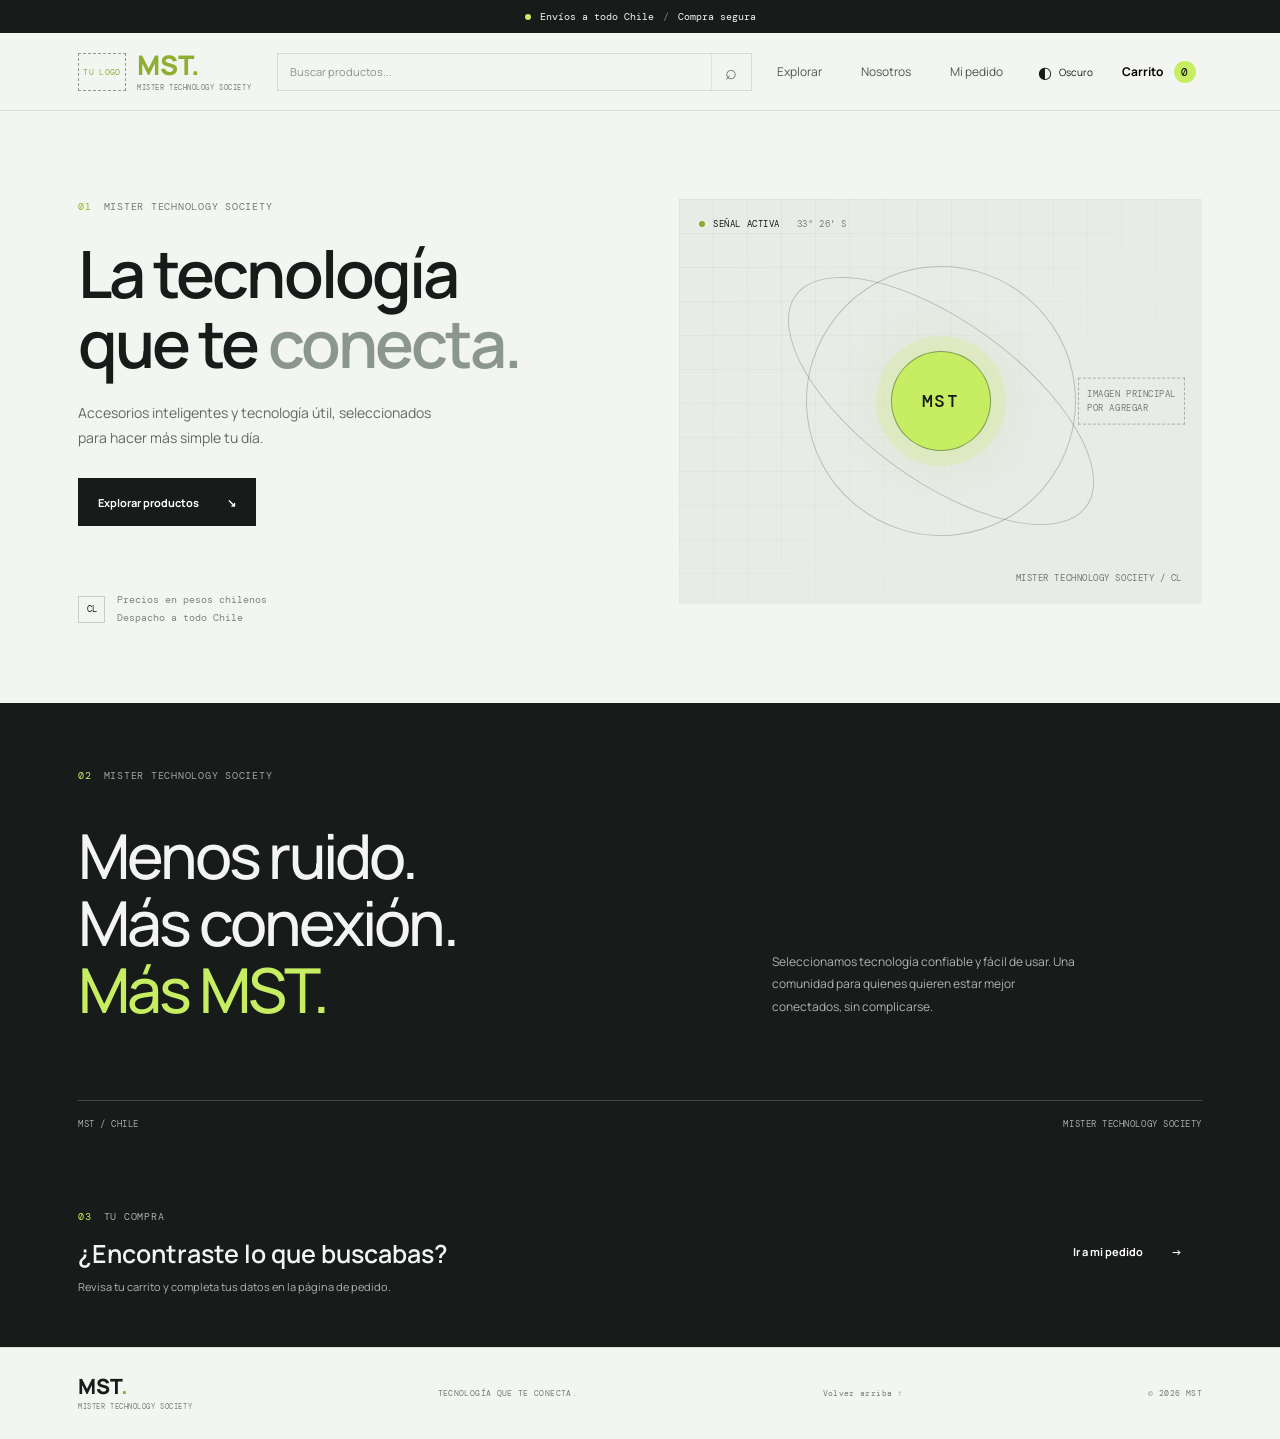
<file: index.html>
<!doctype html>
<html lang="es">
<head>
  <meta charset="utf-8">
  <meta name="viewport" content="width=device-width, initial-scale=1">
  <meta name="theme-color" content="#f3f5f1">
  <meta name="description" content="MST — Mister Technology Society. Tecnología útil, productos seleccionados y precios en pesos chilenos.">
  <title>MST — Mister Technology Society</title>
  <link rel="preconnect" href="https://fonts.googleapis.com">
  <link rel="preconnect" href="https://fonts.gstatic.com" crossorigin>
  <link href="https://fonts.googleapis.com/css2?family=DM+Mono:wght@400;500&family=Manrope:wght@400;500;600;700;800&display=swap" rel="stylesheet">
  <link rel="stylesheet" href="styles.css">
  <link rel="stylesheet" href="catalog.css">
  <link rel="stylesheet" href="details.css">
  <link rel="stylesheet" href="brand.css">
  <link rel="stylesheet" href="profile.css">
  <link rel="stylesheet" href="pages.css">
  <link rel="stylesheet" href="search.css">
  <link rel="stylesheet" href="checkout.css">
  <link rel="stylesheet" href="theme.css">
  <script src="app.js" defer></script>
</head>
<body>
  <div class="announcement"><span class="status-dot"></span> Envíos a todo Chile <span class="announce-divider">/</span> Compra segura</div>
  <header class="site-header">
    <a class="wordmark brand-lockup" href="index.html#inicio" aria-label="MST, Mister Technology Society, ir al inicio"><span class="logo-placeholder" aria-hidden="true">TU LOGO</span><span class="brand-type">MST<span>.</span><small>MISTER TECHNOLOGY SOCIETY</small></span></a>
    <form class="site-search" id="site-search" role="search" autocomplete="off"><label class="visually-hidden" for="site-search-input">Buscar productos MST</label><input id="site-search-input" type="search" placeholder="Buscar productos..." aria-label="Buscar productos MST" aria-controls="search-suggestions" aria-expanded="false"><button type="submit" aria-label="Buscar">⌕</button><div class="search-suggestions" id="search-suggestions" role="listbox" hidden></div></form>
    <nav class="main-nav" aria-label="Navegación principal"><a href="productos.html">Explorar</a><a href="index.html#nosotros">Nosotros</a><a href="pago.html">Mi pedido</a></nav>
    <div class="header-actions"><button class="theme-toggle" id="theme-toggle" type="button" aria-label="Activar tema oscuro" aria-pressed="false"><span class="theme-icon" aria-hidden="true">◐</span><span id="theme-label">Oscuro</span></button><button class="cart-trigger" id="open-cart" type="button" aria-label="Abrir carrito"><span>Carrito</span><span class="cart-count" id="cart-count">0</span></button></div>
  </header>
  <main>
    <section class="hero" id="inicio">
      <div class="hero-copy">
        <p class="eyebrow"><span>01</span> MISTER TECHNOLOGY SOCIETY</p>
        <h1>La tecnología<br>que te <span>conecta.</span></h1>
        <p class="hero-description">Accesorios inteligentes y tecnología útil, seleccionados para hacer más simple tu día.</p>
        <a class="button button-dark" href="productos.html">Explorar productos <span aria-hidden="true">↘</span></a>
        <div class="hero-meta"><span class="meta-mark">CL</span><span>Precios en pesos chilenos<br>Despacho a todo Chile</span></div>
      </div>
      <div class="hero-visual" aria-label="Espacio reservado para imagen principal">
        <div class="visual-grid"></div><div class="visual-orbit orbit-one"></div><div class="visual-orbit orbit-two"></div>
        <div class="visual-core"><span>MST</span></div>
        <div class="visual-label"><span class="status-dot"></span> SEÑAL ACTIVA <span class="label-coordinate">33° 26' S</span></div>
        <span class="image-note">IMAGEN PRINCIPAL<br>POR AGREGAR</span><span class="visual-index">MISTER TECHNOLOGY SOCIETY / CL</span>
      </div>
    </section>
    <section class="about-band" id="nosotros">
      <div class="about-inner"><p class="eyebrow"><span>02</span> MISTER TECHNOLOGY SOCIETY</p><div class="about-content"><h2>Menos ruido.<br>Más conexión.<br><span>Más MST.</span></h2><p>Seleccionamos tecnología confiable y fácil de usar. Una comunidad para quienes quieren estar mejor conectados, sin complicarse.</p></div><div class="about-foot"><span>MST / CHILE</span><span>MISTER TECHNOLOGY SOCIETY</span></div></div>
    </section>
    <section class="order-prompt">
      <div class="order-prompt-inner"><div><p class="eyebrow"><span>03</span> TU COMPRA</p><h2>¿Encontraste lo que buscabas?</h2><p>Revisa tu carrito y completa tus datos en la página de pedido.</p></div><a class="button button-dark" href="pago.html">Ir a mi pedido <span aria-hidden="true">→</span></a></div>
    </section>
  </main>
  <footer class="site-footer"><a class="wordmark footer-brand" href="#inicio">MST<span>.</span><small>MISTER TECHNOLOGY SOCIETY</small></a><span>TECNOLOGÍA QUE TE CONECTA.</span><a href="#inicio">Volver arriba ↑</a><span>© 2026 MST</span></footer>
  <div class="cart-overlay" id="cart-overlay" hidden></div>
  <aside class="cart-drawer" id="cart-drawer" aria-labelledby="cart-title" aria-hidden="true">
    <div class="drawer-header"><div><p class="eyebrow">TU SELECCIÓN / MST</p><h2 id="cart-title">Carrito <span id="drawer-count">(0)</span></h2></div><button class="icon-button" id="close-cart" type="button" aria-label="Cerrar carrito">×</button></div>
    <div class="cart-items" id="cart-items"></div><div class="cart-empty" id="cart-empty"><span class="empty-symbol">↗</span><p>Tu carrito está vacío.</p><a href="productos.html" id="browse-products">Descubrir productos</a></div>
    <div class="drawer-footer" id="drawer-footer" hidden><div class="shipping-progress" id="shipping-progress" hidden><p id="shipping-progress-message"></p><div class="shipping-progress-bar" id="shipping-progress-bar" role="progressbar" aria-label="Progreso para obtener envío gratis" aria-valuemin="0" aria-valuemax="60000" aria-valuenow="0"><span id="shipping-progress-fill"></span></div></div><div class="cart-totals"><div class="subtotal-row"><span>Subtotal neto</span><strong id="cart-subtotal">$0</strong></div><div class="tax-row"><span>IVA (19%)</span><strong id="cart-iva">$0</strong></div><div class="final-total-row"><span>Total con IVA</span><strong id="cart-total">$0</strong></div></div><p id="cart-shipping-note"></p><a class="button button-dark checkout-link" href="pago.html" id="checkout-link">Ir a pagar <span aria-hidden="true">→</span></a></div>
  </aside>
</body>
</html>
</file>
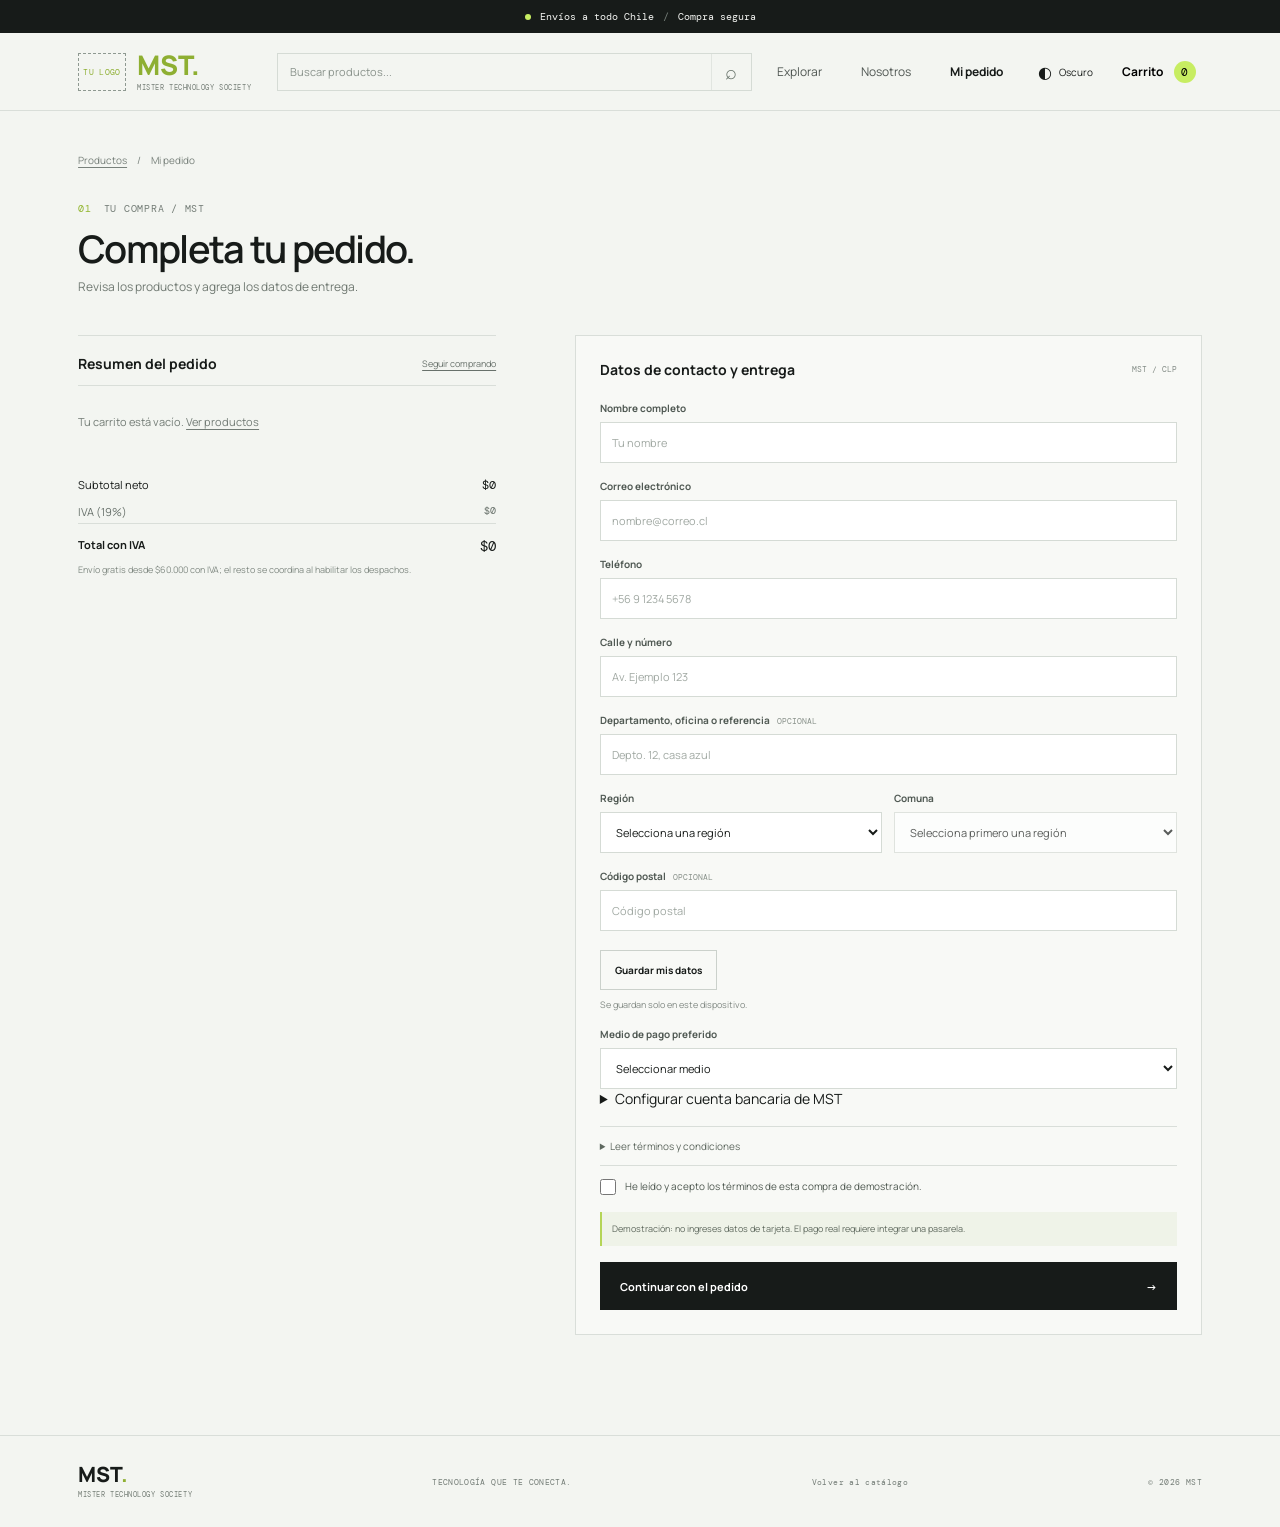
<file: pago.html>
<!doctype html>
<html lang="es">
<head>
  <meta charset="utf-8">
  <meta name="viewport" content="width=device-width, initial-scale=1">
  <meta name="theme-color" content="#f3f5f1">
  <meta name="description" content="Revisa tu pedido y agrega tus datos de entrega en MST.">
  <title>Mi pedido | MST — Mister Technology Society</title>
  <link rel="preconnect" href="https://fonts.googleapis.com">
  <link rel="preconnect" href="https://fonts.gstatic.com" crossorigin>
  <link href="https://fonts.googleapis.com/css2?family=DM+Mono:wght@400;500&family=Manrope:wght@400;500;600;700;800&display=swap" rel="stylesheet">
  <link rel="stylesheet" href="styles.css">
  <link rel="stylesheet" href="catalog.css">
  <link rel="stylesheet" href="details.css">
  <link rel="stylesheet" href="brand.css">
  <link rel="stylesheet" href="profile.css">
  <link rel="stylesheet" href="pages.css">
  <link rel="stylesheet" href="search.css">
  <link rel="stylesheet" href="checkout.css">
  <link rel="stylesheet" href="theme.css">
  <script src="regions.js" defer></script>
  <script src="app.js" defer></script>
</head>
<body>
  <div class="announcement"><span class="status-dot"></span> Envíos a todo Chile <span class="announce-divider">/</span> Compra segura</div>
  <header class="site-header">
    <a class="wordmark brand-lockup" href="index.html#inicio" aria-label="MST, Mister Technology Society, ir al inicio"><span class="logo-placeholder" aria-hidden="true">TU LOGO</span><span class="brand-type">MST<span>.</span><small>MISTER TECHNOLOGY SOCIETY</small></span></a>
    <form class="site-search" id="site-search" role="search" autocomplete="off"><label class="visually-hidden" for="site-search-input">Buscar productos MST</label><input id="site-search-input" type="search" placeholder="Buscar productos..." aria-label="Buscar productos MST" aria-controls="search-suggestions" aria-expanded="false"><button type="submit" aria-label="Buscar">⌕</button><div class="search-suggestions" id="search-suggestions" role="listbox" hidden></div></form>
    <nav class="main-nav" aria-label="Navegación principal"><a href="productos.html">Explorar</a><a href="index.html#nosotros">Nosotros</a><a href="pago.html" aria-current="page">Mi pedido</a></nav>
    <div class="header-actions"><button class="theme-toggle" id="theme-toggle" type="button" aria-label="Activar tema oscuro" aria-pressed="false"><span class="theme-icon" aria-hidden="true">◐</span><span id="theme-label">Oscuro</span></button><button class="cart-trigger" id="open-cart" type="button" aria-label="Abrir carrito"><span>Carrito</span><span class="cart-count" id="cart-count">0</span></button></div>
  </header>
  <main class="order-page section-wrap">
    <nav class="breadcrumbs" aria-label="Ruta de navegación"><a href="productos.html">Productos</a><span>/</span><span>Mi pedido</span></nav>
    <div class="order-page-heading"><p class="eyebrow"><span>01</span> TU COMPRA / MST</p><h1>Completa tu pedido.</h1><p>Revisa los productos y agrega los datos de entrega.</p></div>
    <div class="order-page-grid">
      <section class="order-summary" aria-labelledby="order-summary-title">
        <div class="order-summary-heading"><h2 id="order-summary-title">Resumen del pedido</h2><a href="productos.html">Seguir comprando</a></div>
        <div class="checkout-items" id="checkout-items"></div>
        <p class="checkout-empty" id="checkout-empty" hidden>Tu carrito está vacío. <a href="productos.html">Ver productos</a></p>
        <div class="order-total"><span>Subtotal neto</span><strong id="checkout-subtotal">$0</strong></div>
        <div class="order-tax-row"><span>IVA (19%)</span><strong id="checkout-iva">$0</strong></div>
        <div class="order-total order-grand-total"><span>Total con IVA</span><strong id="checkout-total">$0</strong></div>
        <p class="order-shipping" id="checkout-shipping">Envío gratis desde $60.000 con IVA; el resto se coordina al habilitar los despachos.</p>
      </section>
      <form class="checkout-form" id="checkout-form">
        <div class="form-title"><h2>Datos de contacto y entrega</h2><span>MST / CLP</span></div>
        <label for="customer-name">Nombre completo</label><input id="customer-name" name="name" autocomplete="name" data-profile-field required placeholder="Tu nombre">
        <label for="customer-email">Correo electrónico</label><input id="customer-email" name="email" type="email" autocomplete="email" data-profile-field required placeholder="nombre@correo.cl">
        <label for="customer-phone">Teléfono</label><input id="customer-phone" name="phone" type="tel" autocomplete="tel" data-profile-field required placeholder="+56 9 1234 5678">
        <label for="customer-address">Calle y número</label><input id="customer-address" name="address" autocomplete="street-address" data-profile-field required placeholder="Av. Ejemplo 123">
        <label for="customer-address-extra">Departamento, oficina o referencia <span class="optional-label">OPCIONAL</span></label><input id="customer-address-extra" name="addressExtra" autocomplete="address-line2" data-profile-field placeholder="Depto. 12, casa azul">
        <div class="address-fields"><div><label for="customer-region">Región</label><select id="customer-region" name="region" autocomplete="address-level1" data-profile-field required><option value="">Selecciona una región</option></select></div><div><label for="customer-city">Comuna</label><select id="customer-city" name="city" autocomplete="address-level2" data-profile-field required disabled><option value="">Selecciona primero una región</option></select></div></div>
        <label for="customer-postal">Código postal <span class="optional-label">OPCIONAL</span></label><input id="customer-postal" name="postalCode" autocomplete="postal-code" data-profile-field placeholder="Código postal">
        <div class="profile-actions"><button class="button button-outline" id="save-profile" type="button">Guardar mis datos</button><button class="clear-profile" id="clear-profile" type="button" hidden>Eliminar datos guardados</button></div>
        <p class="profile-feedback" id="profile-feedback" role="status" aria-live="polite"></p><p class="profile-storage-note">Se guardan solo en este dispositivo.</p>
        <label for="payment-method">Medio de pago preferido</label><select id="payment-method" name="payment" required><option value="">Seleccionar medio</option><option value="tarjeta">Tarjeta de crédito o débito</option><option value="transferencia">Transferencia bancaria</option><option value="webpay">Webpay</option></select>
        <p class="bank-transfer-note" id="bank-transfer-note" role="status" hidden>La transferencia no está habilitada todavía. Para recibir y confirmar pagos se necesita integrar una pasarela y un backend seguro.</p>
        <details class="bank-config-placeholder"><summary>Configurar cuenta bancaria de MST</summary><p>Este espacio es una referencia para la integración. Los datos bancarios no deben guardarse en esta página pública ni en el navegador.</p><fieldset disabled><legend>Cuenta de abono</legend><label for="bank-name">Banco</label><input id="bank-name" placeholder="Pendiente de integración"><label for="bank-holder">Titular</label><input id="bank-holder" placeholder="Pendiente de integración"><label for="bank-type">Tipo de cuenta</label><input id="bank-type" placeholder="Pendiente de integración"><label for="bank-number">Número de cuenta</label><input id="bank-number" placeholder="Pendiente de integración"></fieldset><p class="bank-config-footnote">Campos deshabilitados hasta conectar un backend seguro y definir el proveedor de pagos.</p></details>
        <details class="terms-details" id="terms-details"><summary>Leer términos y condiciones</summary><div class="terms-copy"><p>Esta tienda es una demostración. Enviar el pedido no realiza un cobro ni confirma una compra real.</p><p>Los precios del catálogo son netos; el carrito suma el IVA del 19%. El envío gratis se aplica desde $60.000 del total con IVA.</p><p>Los datos de entrega solo se guardan en este dispositivo si eliges guardarlos.</p></div></details>
        <div class="terms-consent"><input id="terms-consent" name="termsAccepted" type="checkbox" required><label for="terms-consent">He leído y acepto los términos de esta compra de demostración.</label></div>
        <p class="demo-notice">Demostración: no ingreses datos de tarjeta. El pago real requiere integrar una pasarela.</p>
        <button class="button button-dark submit-order" type="submit">Continuar con el pedido <span aria-hidden="true">→</span></button><p class="form-feedback" id="form-feedback" role="status" aria-live="polite"></p>
      </form>
    </div>
  </main>
  <footer class="site-footer"><a class="wordmark footer-brand" href="index.html#inicio">MST<span>.</span><small>MISTER TECHNOLOGY SOCIETY</small></a><span>TECNOLOGÍA QUE TE CONECTA.</span><a href="productos.html">Volver al catálogo</a><span>© 2026 MST</span></footer>
  <div class="cart-overlay" id="cart-overlay" hidden></div>
  <aside class="cart-drawer" id="cart-drawer" aria-labelledby="cart-title" aria-hidden="true">
    <div class="drawer-header"><div><p class="eyebrow">TU SELECCIÓN / MST</p><h2 id="cart-title">Carrito <span id="drawer-count">(0)</span></h2></div><button class="icon-button" id="close-cart" type="button" aria-label="Cerrar carrito">×</button></div>
    <div class="cart-items" id="cart-items"></div><div class="cart-empty" id="cart-empty"><span class="empty-symbol">↗</span><p>Tu carrito está vacío.</p><a href="productos.html" id="browse-products">Descubrir productos</a></div>
    <div class="drawer-footer" id="drawer-footer" hidden><div class="shipping-progress" id="shipping-progress" hidden><p id="shipping-progress-message"></p><div class="shipping-progress-bar" id="shipping-progress-bar" role="progressbar" aria-label="Progreso para obtener envío gratis" aria-valuemin="0" aria-valuemax="60000" aria-valuenow="0"><span id="shipping-progress-fill"></span></div></div><div class="cart-totals"><div class="subtotal-row"><span>Subtotal neto</span><strong id="cart-subtotal">$0</strong></div><div class="tax-row"><span>IVA (19%)</span><strong id="cart-iva">$0</strong></div><div class="final-total-row"><span>Total con IVA</span><strong id="cart-total">$0</strong></div></div><p id="cart-shipping-note"></p><a class="button button-dark checkout-link" href="pago.html" id="checkout-link">Ir a pagar <span aria-hidden="true">→</span></a></div>
  </aside>
</body>
</html>
</file>
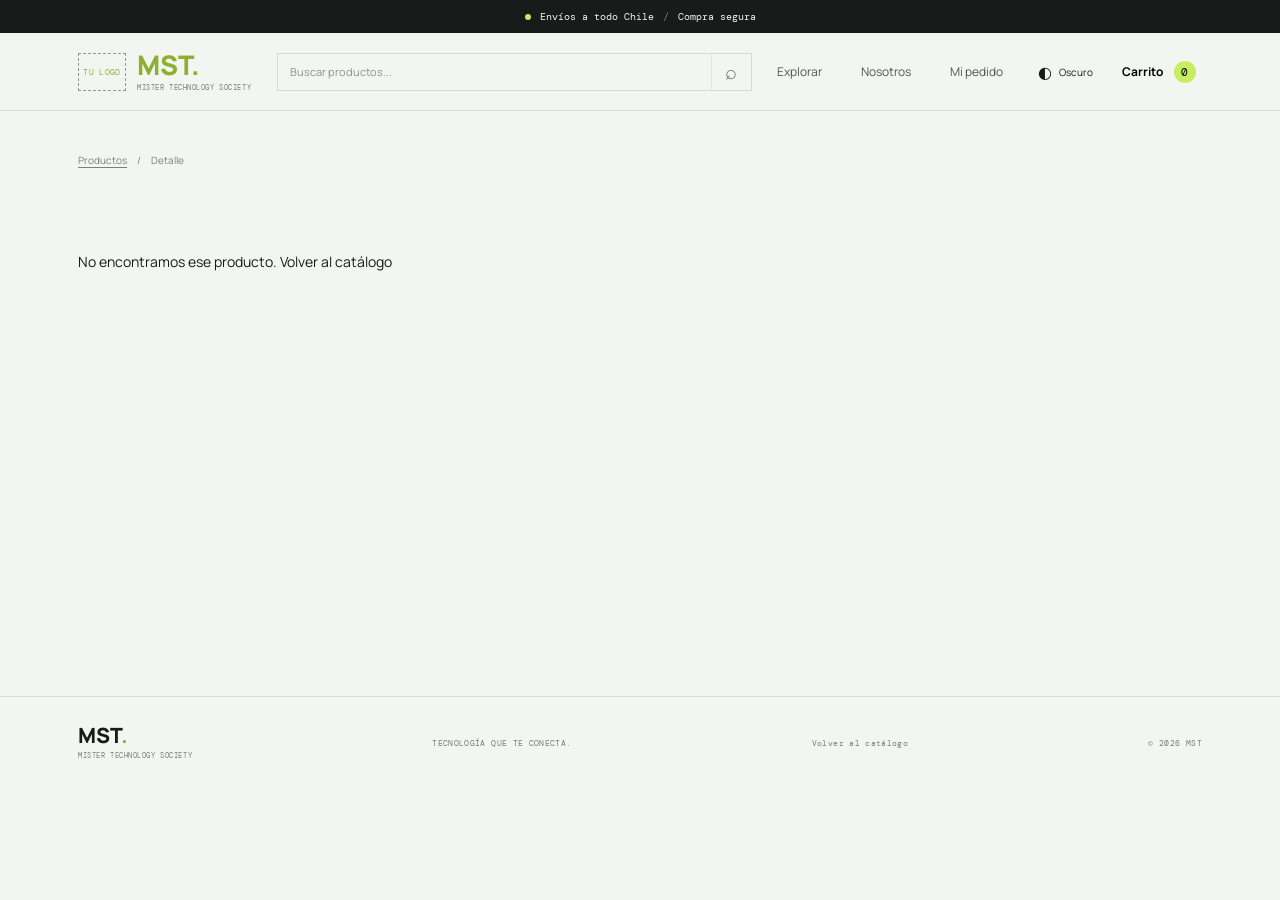
<file: producto.html>
<!doctype html>
<html lang="es">
<head>
  <meta charset="utf-8">
  <meta name="viewport" content="width=device-width, initial-scale=1">
  <meta name="theme-color" content="#f3f5f1">
  <meta name="description" content="Detalles de productos MST — Mister Technology Society.">
  <title>Producto | MST — Mister Technology Society</title>
  <link rel="preconnect" href="https://fonts.googleapis.com">
  <link rel="preconnect" href="https://fonts.gstatic.com" crossorigin>
  <link href="https://fonts.googleapis.com/css2?family=DM+Mono:wght@400;500&family=Manrope:wght@400;500;600;700;800&display=swap" rel="stylesheet">
  <link rel="stylesheet" href="styles.css">
  <link rel="stylesheet" href="catalog.css">
  <link rel="stylesheet" href="details.css">
  <link rel="stylesheet" href="brand.css">
  <link rel="stylesheet" href="profile.css">
  <link rel="stylesheet" href="pages.css">
  <link rel="stylesheet" href="search.css">
  <link rel="stylesheet" href="checkout.css">
  <link rel="stylesheet" href="theme.css">
  <script src="app.js" defer></script>
</head>
<body>
  <div class="announcement"><span class="status-dot"></span> Envíos a todo Chile <span class="announce-divider">/</span> Compra segura</div>
  <header class="site-header">
    <a class="wordmark brand-lockup" href="index.html#inicio" aria-label="MST, Mister Technology Society, ir al inicio"><span class="logo-placeholder" aria-hidden="true">TU LOGO</span><span class="brand-type">MST<span>.</span><small>MISTER TECHNOLOGY SOCIETY</small></span></a>
    <form class="site-search" id="site-search" role="search" autocomplete="off"><label class="visually-hidden" for="site-search-input">Buscar productos MST</label><input id="site-search-input" type="search" placeholder="Buscar productos..." aria-label="Buscar productos MST" aria-controls="search-suggestions" aria-expanded="false"><button type="submit" aria-label="Buscar">⌕</button><div class="search-suggestions" id="search-suggestions" role="listbox" hidden></div></form>
    <nav class="main-nav" aria-label="Navegación principal"><a href="productos.html">Explorar</a><a href="index.html#nosotros">Nosotros</a><a href="pago.html">Mi pedido</a></nav>
    <div class="header-actions"><button class="theme-toggle" id="theme-toggle" type="button" aria-label="Activar tema oscuro" aria-pressed="false"><span class="theme-icon" aria-hidden="true">◐</span><span id="theme-label">Oscuro</span></button><button class="cart-trigger" id="open-cart" type="button" aria-label="Abrir carrito"><span>Carrito</span><span class="cart-count" id="cart-count">0</span></button></div>
  </header>
  <main class="product-page section-wrap">
    <nav class="breadcrumbs" aria-label="Ruta de navegación"><a href="productos.html">Productos</a><span>/</span><span id="product-breadcrumb">Detalle</span></nav>
    <p class="product-not-found" id="product-not-found" hidden>No encontramos ese producto. <a href="productos.html">Volver al catálogo</a></p>
    <article class="product-detail-layout" id="product-detail" hidden>
      <div class="detail-image product-detail-image" id="product-image" aria-label="Espacio reservado para imagen del producto"><span>IMAGEN<br>POR AGREGAR</span><small>MST / PRODUCTO</small></div>
      <section class="product-detail-copy">
        <p class="eyebrow" id="product-category"></p>
        <h1 id="product-name"></h1>
        <p class="product-detail-code" id="product-code"></p>
        <p class="product-detail-description" id="product-description"></p>
        <p class="product-detail-price" id="product-price"></p>
        <p class="product-detail-note" id="product-price-note">Precio neto · IVA (19%) se suma en el carrito</p>
        <div class="product-detail-actions"><button class="button product-add" id="product-add" type="button">Agregar al carrito</button><button class="button button-dark" id="product-buy" type="button">Comprar ahora <span aria-hidden="true">→</span></button></div>
        <p class="product-action-feedback" id="product-action-feedback" role="status" aria-live="polite"></p>
        <div class="product-promise"><span class="status-dot"></span><span>Producto seleccionado por MST<br>Compra de demostración, sin cobros reales</span></div>
      </section>
    </article>
  </main>
  <footer class="site-footer"><a class="wordmark footer-brand" href="index.html#inicio">MST<span>.</span><small>MISTER TECHNOLOGY SOCIETY</small></a><span>TECNOLOGÍA QUE TE CONECTA.</span><a href="productos.html">Volver al catálogo</a><span>© 2026 MST</span></footer>
  <div class="cart-overlay" id="cart-overlay" hidden></div>
  <aside class="cart-drawer" id="cart-drawer" aria-labelledby="cart-title" aria-hidden="true">
    <div class="drawer-header"><div><p class="eyebrow">TU SELECCIÓN / MST</p><h2 id="cart-title">Carrito <span id="drawer-count">(0)</span></h2></div><button class="icon-button" id="close-cart" type="button" aria-label="Cerrar carrito">×</button></div>
    <div class="cart-items" id="cart-items"></div><div class="cart-empty" id="cart-empty"><span class="empty-symbol">↗</span><p>Tu carrito está vacío.</p><a href="productos.html" id="browse-products">Descubrir productos</a></div>
    <div class="drawer-footer" id="drawer-footer" hidden><div class="shipping-progress" id="shipping-progress" hidden><p id="shipping-progress-message"></p><div class="shipping-progress-bar" id="shipping-progress-bar" role="progressbar" aria-label="Progreso para obtener envío gratis" aria-valuemin="0" aria-valuemax="60000" aria-valuenow="0"><span id="shipping-progress-fill"></span></div></div><div class="cart-totals"><div class="subtotal-row"><span>Subtotal neto</span><strong id="cart-subtotal">$0</strong></div><div class="tax-row"><span>IVA (19%)</span><strong id="cart-iva">$0</strong></div><div class="final-total-row"><span>Total con IVA</span><strong id="cart-total">$0</strong></div></div><p id="cart-shipping-note"></p><a class="button button-dark checkout-link" href="pago.html" id="checkout-link">Ir a pagar <span aria-hidden="true">→</span></a></div>
  </aside>
</body>
</html>
</file>
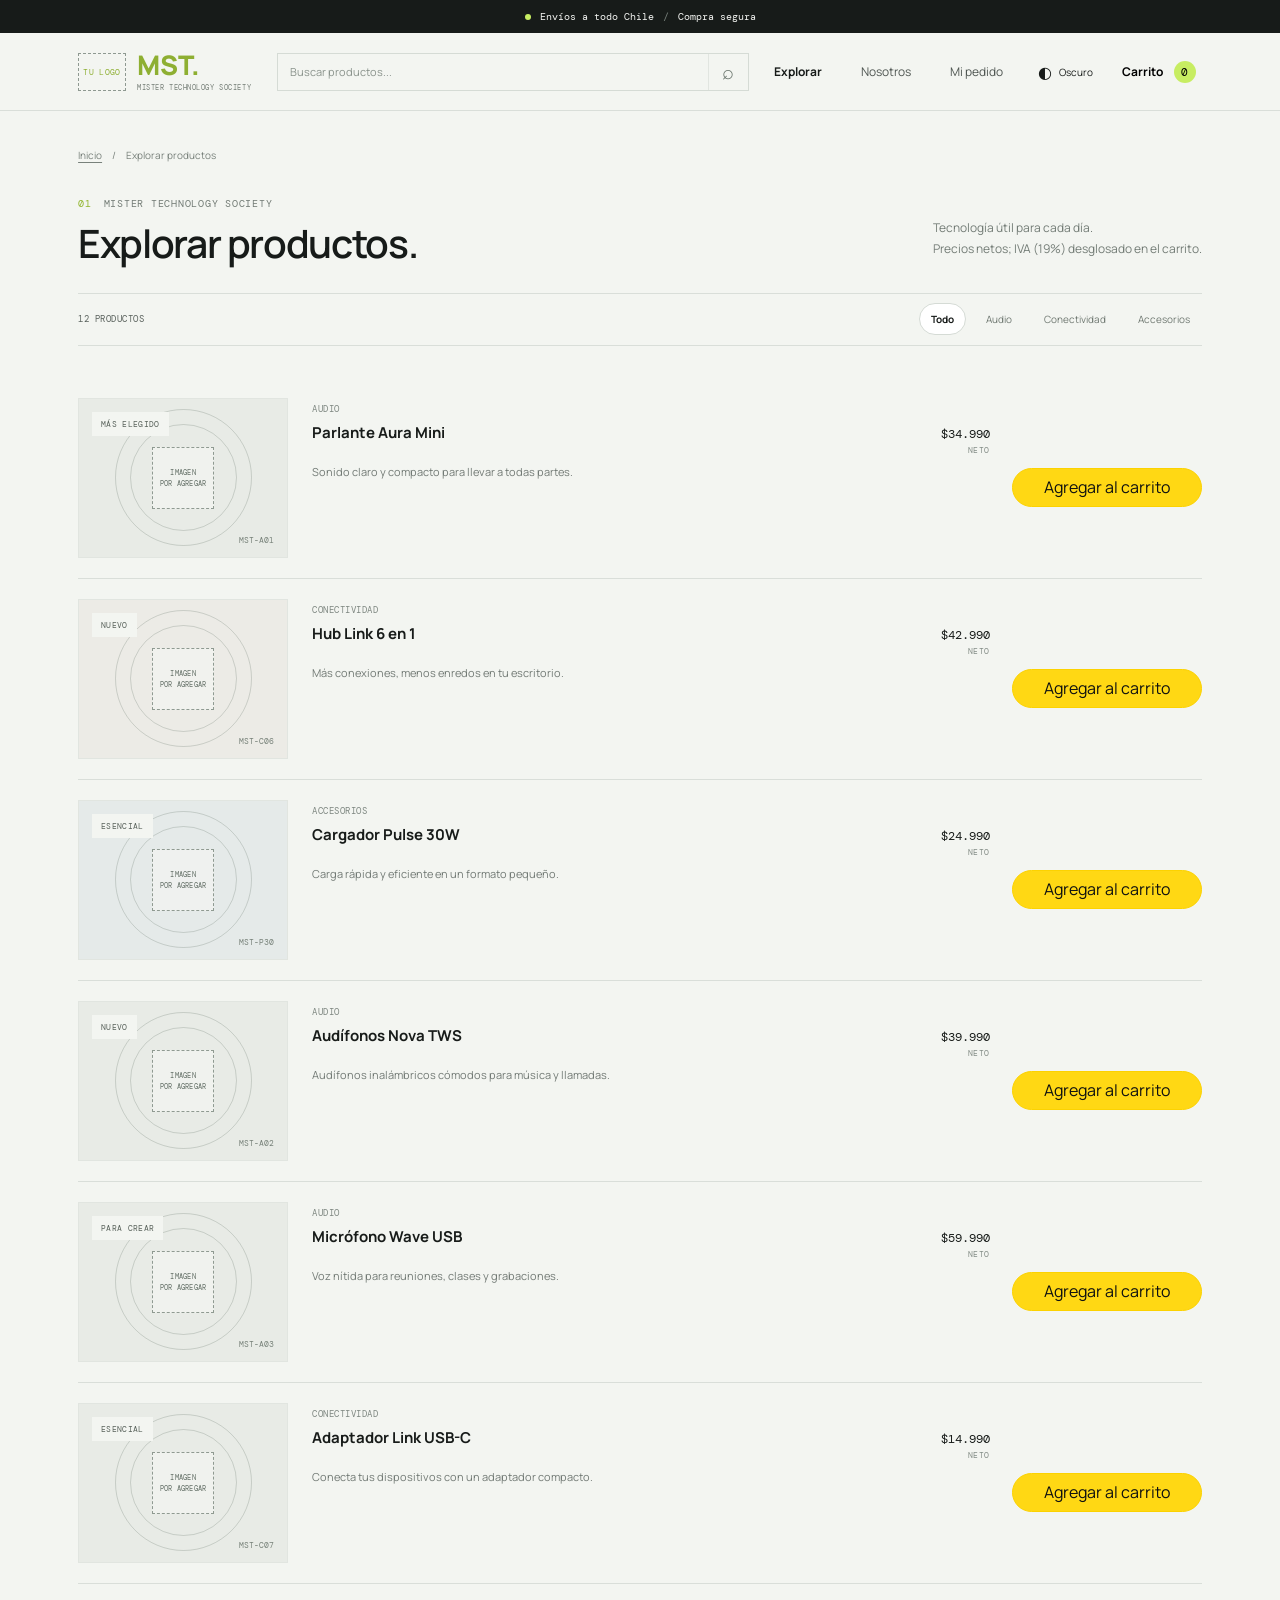
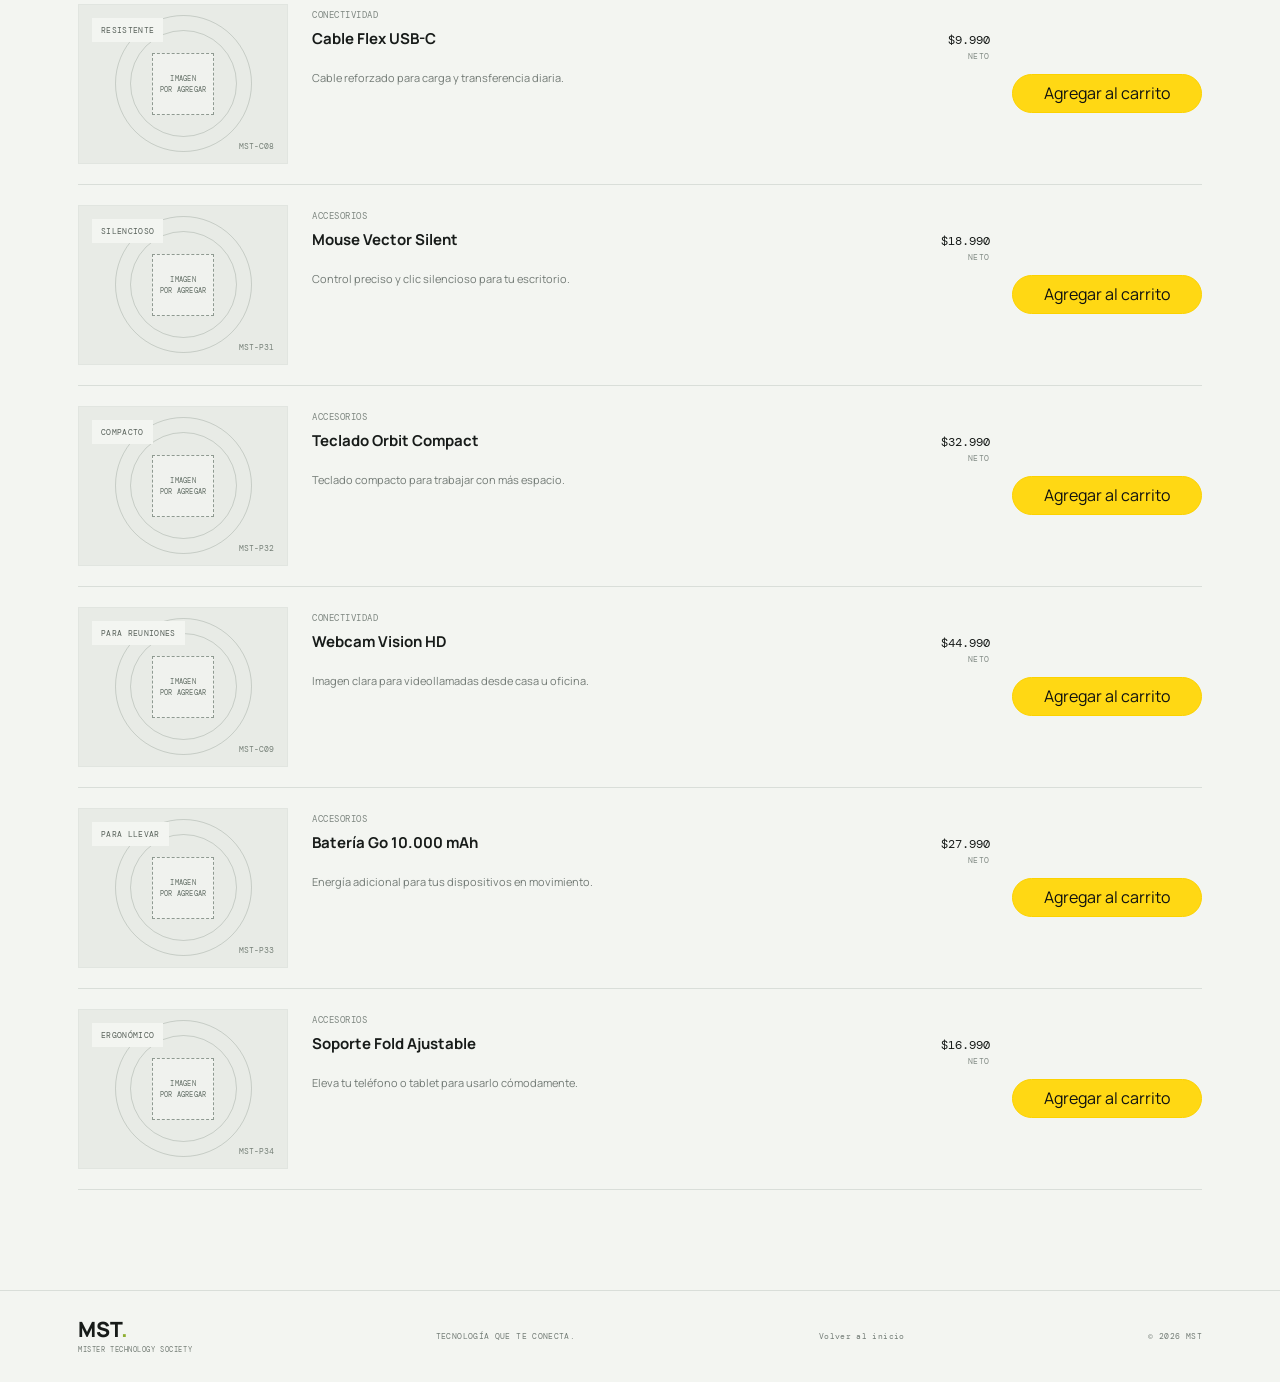
<file: productos.html>
<!doctype html>
<html lang="es">
<head>
  <meta charset="utf-8">
  <meta name="viewport" content="width=device-width, initial-scale=1">
  <meta name="theme-color" content="#f3f5f1">
  <meta name="description" content="Explora los productos de MST — Mister Technology Society.">
  <title>Explorar productos | MST — Mister Technology Society</title>
  <link rel="preconnect" href="https://fonts.googleapis.com">
  <link rel="preconnect" href="https://fonts.gstatic.com" crossorigin>
  <link href="https://fonts.googleapis.com/css2?family=DM+Mono:wght@400;500&family=Manrope:wght@400;500;600;700;800&display=swap" rel="stylesheet">
  <link rel="stylesheet" href="styles.css">
  <link rel="stylesheet" href="catalog.css">
  <link rel="stylesheet" href="details.css">
  <link rel="stylesheet" href="brand.css">
  <link rel="stylesheet" href="profile.css">
  <link rel="stylesheet" href="pages.css">
  <link rel="stylesheet" href="search.css">
  <link rel="stylesheet" href="checkout.css">
  <link rel="stylesheet" href="listing.css">
  <link rel="stylesheet" href="theme.css">
  <script src="app.js" defer></script>
</head>
<body>
  <div class="announcement"><span class="status-dot"></span> Envíos a todo Chile <span class="announce-divider">/</span> Compra segura</div>
  <header class="site-header">
    <a class="wordmark brand-lockup" href="index.html#inicio" aria-label="MST, Mister Technology Society, ir al inicio"><span class="logo-placeholder" aria-hidden="true">TU LOGO</span><span class="brand-type">MST<span>.</span><small>MISTER TECHNOLOGY SOCIETY</small></span></a>
    <form class="site-search" id="site-search" role="search" autocomplete="off"><label class="visually-hidden" for="site-search-input">Buscar productos MST</label><input id="site-search-input" type="search" placeholder="Buscar productos..." aria-label="Buscar productos MST" aria-controls="search-suggestions" aria-expanded="false"><button type="submit" aria-label="Buscar">⌕</button><div class="search-suggestions" id="search-suggestions" role="listbox" hidden></div></form>
    <nav class="main-nav" aria-label="Navegación principal"><a href="productos.html" aria-current="page">Explorar</a><a href="index.html#nosotros">Nosotros</a><a href="pago.html">Mi pedido</a></nav>
    <div class="header-actions"><button class="theme-toggle" id="theme-toggle" type="button" aria-label="Activar tema oscuro" aria-pressed="false"><span class="theme-icon" aria-hidden="true">◐</span><span id="theme-label">Oscuro</span></button><button class="cart-trigger" id="open-cart" type="button" aria-label="Abrir carrito"><span>Carrito</span><span class="cart-count" id="cart-count">0</span></button></div>
  </header>
  <main class="catalog-page section-wrap">
    <nav class="breadcrumbs" aria-label="Ruta de navegación"><a href="index.html">Inicio</a><span>/</span><span>Explorar productos</span></nav>
    <div class="section-heading"><div><p class="eyebrow"><span>01</span> MISTER TECHNOLOGY SOCIETY</p><h1 class="catalog-title">Explorar productos.</h1></div><p class="section-note">Tecnología útil para cada día.<br>Precios netos; IVA (19%) desglosado en el carrito.</p></div>
    <div class="catalog-toolbar"><span class="category-label" id="product-count" aria-live="polite">12 PRODUCTOS</span><div class="category-row" id="product-filters" aria-label="Filtrar por categoría"><button type="button" class="category-active" data-filter="Todos" aria-pressed="true">Todo</button><button type="button" data-filter="Audio" aria-pressed="false">Audio</button><button type="button" data-filter="Conectividad" aria-pressed="false">Conectividad</button><button type="button" data-filter="Accesorios" aria-pressed="false">Accesorios</button></div></div>
    <div class="product-grid" id="product-grid" aria-live="polite"></div>
    <p class="catalog-empty" id="catalog-empty" hidden>No encontramos productos con esa búsqueda. Prueba con otras palabras.</p>
  </main>
  <footer class="site-footer"><a class="wordmark footer-brand" href="index.html#inicio">MST<span>.</span><small>MISTER TECHNOLOGY SOCIETY</small></a><span>TECNOLOGÍA QUE TE CONECTA.</span><a href="index.html#inicio">Volver al inicio</a><span>© 2026 MST</span></footer>
  <div class="cart-overlay" id="cart-overlay" hidden></div>
  <aside class="cart-drawer" id="cart-drawer" aria-labelledby="cart-title" aria-hidden="true">
    <div class="drawer-header"><div><p class="eyebrow">TU SELECCIÓN / MST</p><h2 id="cart-title">Carrito <span id="drawer-count">(0)</span></h2></div><button class="icon-button" id="close-cart" type="button" aria-label="Cerrar carrito">×</button></div>
    <div class="cart-items" id="cart-items"></div><div class="cart-empty" id="cart-empty"><span class="empty-symbol">↗</span><p>Tu carrito está vacío.</p><a href="productos.html" id="browse-products">Descubrir productos</a></div>
    <div class="drawer-footer" id="drawer-footer" hidden><div class="shipping-progress" id="shipping-progress" hidden><p id="shipping-progress-message"></p><div class="shipping-progress-bar" id="shipping-progress-bar" role="progressbar" aria-label="Progreso para obtener envío gratis" aria-valuemin="0" aria-valuemax="60000" aria-valuenow="0"><span id="shipping-progress-fill"></span></div></div><div class="cart-totals"><div class="subtotal-row"><span>Subtotal neto</span><strong id="cart-subtotal">$0</strong></div><div class="tax-row"><span>IVA (19%)</span><strong id="cart-iva">$0</strong></div><div class="final-total-row"><span>Total con IVA</span><strong id="cart-total">$0</strong></div></div><p id="cart-shipping-note"></p><a class="button button-dark checkout-link" href="pago.html" id="checkout-link">Ir a pagar <span aria-hidden="true">→</span></a></div>
  </aside>
</body>
</html>
</file>
<file: styles.css>
:root{color-scheme:light;--paper:#f3f5f1;--ink:#171b19;--muted:#737c76;--line:#d9ded9;--acid:#c7ed62;--coral:#ff785d;--mono:"DM Mono",monospace;--sans:"Manrope",sans-serif}*{box-sizing:border-box}html{scroll-behavior:smooth}body{margin:0;background:var(--paper);color:var(--ink);font:14px var(--sans)}a{color:inherit;text-decoration:none}button,input,select{font:inherit}.announcement{min-height:33px;display:flex;align-items:center;justify-content:center;gap:9px;background:var(--ink);color:#f5f6f3;font:10px var(--mono)}.status-dot{width:6px;height:6px;flex:0 0 6px;display:inline-block;border-radius:50%;background:var(--acid)}.announce-divider{color:#78817b}.site-header{height:78px;max-width:1320px;margin:auto;padding:0 6.1%;display:flex;justify-content:space-between;align-items:center;border-bottom:1px solid var(--line)}.wordmark{position:relative;font-size:27px;line-height:1;font-weight:800;letter-spacing:0}.wordmark>span{color:#8eaf32}.wordmark small{display:block;margin-top:5px;color:#747d76;font:7px var(--mono);letter-spacing:.08em}.main-nav{display:flex;gap:39px;color:#4f5652;font-size:12px}.main-nav a:hover,.site-footer a:hover{color:#738f27}.cart-trigger{display:flex;gap:11px;align-items:center;border:0;background:transparent;cursor:pointer;font-size:12px;font-weight:700}.cart-count{width:22px;height:22px;display:grid;place-items:center;border-radius:50%;background:var(--acid);font:11px var(--mono)}.hero{display:grid;grid-template-columns:1fr 1fr;max-width:1320px;min-height:570px;margin:auto;padding:64px 6.1% 76px;gap:7%;align-items:center}.hero-copy{padding-top:25px}.eyebrow{margin:0 0 26px;display:flex;align-items:center;gap:12px;color:var(--muted);font:10px var(--mono);letter-spacing:.075em}.eyebrow>span{color:#91b52d}h1,h2,h3,p{margin-top:0}h1{margin-bottom:21px;font-size:clamp(40px,5.1vw,67px);line-height:1.07;letter-spacing:-.045em;font-weight:600}h1 span{color:#8b9690}.hero-description{max-width:360px;margin-bottom:28px;color:#626a65;font-size:14px;line-height:1.8}.button{min-height:48px;display:inline-flex;justify-content:center;align-items:center;gap:28px;padding:0 20px;border:0;cursor:pointer;font-size:11px;font-weight:700;transition:background .2s,transform .2s}.button:hover{transform:translateY(-2px)}.button-dark{background:var(--ink);color:white}.button-dark:hover{background:#383e39}.hero-meta{margin-top:65px;display:flex;align-items:center;gap:12px;color:#7c8580;font:10px/1.8 var(--mono)}.meta-mark{width:27px;height:27px;display:grid;place-items:center;border:1px solid #c8cec8;color:var(--ink);font-size:9px}.hero-visual{height:405px;position:relative;overflow:hidden;background:#e8ebe6}.visual-grid{position:absolute;inset:0;opacity:.58;background-image:linear-gradient(rgba(80,94,81,.11) 1px,transparent 1px),linear-gradient(90deg,rgba(80,94,81,.11) 1px,transparent 1px);background-size:34px 34px;mask-image:linear-gradient(135deg,#000,transparent 85%)}.visual-orbit{position:absolute;top:50%;left:50%;border:1px solid rgba(95,112,95,.35);border-radius:50%;transform:translate(-50%,-50%) rotate(-28deg)}.orbit-one{width:270px;height:270px}.orbit-two{width:360px;height:160px;transform:translate(-50%,-50%) rotate(36deg)}.visual-core{position:absolute;top:50%;left:50%;width:100px;height:100px;display:grid;place-items:center;border:1px solid rgba(63,80,63,.5);border-radius:50%;background:var(--acid);transform:translate(-50%,-50%);box-shadow:0 0 0 15px rgba(201,242,100,.22),0 0 60px rgba(145,181,45,.18)}.visual-core span{font:500 18px var(--mono);letter-spacing:.08em}.visual-label,.visual-index,.image-note{position:absolute;font:9px var(--mono);letter-spacing:.06em}.visual-label{top:19px;left:20px;display:flex;align-items:center;gap:8px}.visual-label .status-dot{background:#8bae2a}.label-coordinate{margin-left:9px;color:#78817a}.image-note{top:50%;right:17px;padding:8px;border:1px dashed #aab3aa;color:#768078;line-height:1.6;transform:translateY(-50%)}.visual-index{right:20px;bottom:20px;color:#707b72}.section-wrap{max-width:1320px;margin:auto;padding:83px 6.1% 100px}.section-heading{display:flex;align-items:end;justify-content:space-between;gap:24px}.section-heading .eyebrow{margin-bottom:19px}.section-heading h2,.drawer-header h2{margin-bottom:0;font-size:37px;line-height:1.17;font-weight:600;letter-spacing:-.035em}.section-note{margin:0 0 5px;color:var(--muted);font-size:12px;line-height:1.8}.category-row{min-height:62px;margin-top:43px;display:flex;align-items:center;gap:27px;border-block:1px solid var(--line);color:#747c77;font-size:11px}.category-label{margin-right:auto;color:#5a625d;font:9px var(--mono);letter-spacing:.06em}.category-active{color:var(--ink);font-weight:700}.product-grid{display:grid;grid-template-columns:repeat(3,minmax(0,1fr));gap:19px;padding-top:24px}.product-card{min-width:0}.product-image{height:245px;position:relative;overflow:hidden;display:grid;place-items:center;background:#e8ebe6;border:1px solid #e1e5e0}.product-card:nth-child(2) .product-image{background:#ecebe6}.product-card:nth-child(3) .product-image{background:#e5eae9}.product-image:before,.product-image:after{content:"";position:absolute;border:1px solid rgba(96,111,100,.25);border-radius:50%}.product-image:before{width:145px;height:145px}.product-image:after{width:185px;height:185px}.product-placeholder{width:83px;height:83px;z-index:1;display:grid;place-items:center;border:1px dashed #8f9a91;color:#647067;background:rgba(244,245,242,.7);font:8px/1.6 var(--mono);text-align:center;letter-spacing:.04em}.product-tag{position:absolute;top:13px;left:13px;z-index:2;padding:7px 9px;background:var(--paper);color:#59625b;font:8px var(--mono);letter-spacing:.04em}.product-code{position:absolute;right:13px;bottom:12px;color:#768078;font:8px var(--mono)}.product-details{padding:16px 2px 0}.product-category{margin-bottom:7px;color:#7e8781;font:9px var(--mono);letter-spacing:.06em;text-transform:uppercase}.product-name-row{display:flex;align-items:baseline;justify-content:space-between;gap:9px}.product-name{margin:0;font-size:15px;font-weight:700}.product-price{flex:0 0 auto;font:12px var(--mono)}.product-description{min-height:34px;margin:8px 0 15px;color:#727a75;font-size:11px;line-height:1.55}.add-button{width:100%;min-height:39px;display:flex;justify-content:space-between;align-items:center;padding:0 12px;border:1px solid #cbd1cb;background:transparent;cursor:pointer;font-size:10px;font-weight:700;transition:.18s}.add-button:hover{border-color:var(--ink);background:var(--acid)}.add-button span:last-child{font-size:16px;font-weight:400}.about-band{background:var(--ink);color:#f4f5f2}.about-inner{max-width:1320px;margin:auto;padding:66px 6.1% 27px}.about-band .eyebrow{color:#9da69f}.about-band .eyebrow>span{color:var(--acid)}.about-content{display:grid;grid-template-columns:1.2fr .8fr;align-items:end;padding:15px 0 76px;gap:50px}.about-content h2{margin:0;font-size:clamp(39px,5vw,62px);line-height:1.08;font-weight:500;letter-spacing:-.045em}.about-content h2 span{color:var(--acid)}.about-content p{max-width:310px;margin:0 0 5px;color:#adb5ae;font-size:12px;line-height:1.9}.about-foot{padding-top:17px;display:flex;justify-content:space-between;border-top:1px solid #424844;color:#a4ada6;font:9px var(--mono);letter-spacing:.06em}.checkout-section{padding-top:90px;padding-bottom:100px}.checkout-heading{margin-bottom:45px}.checkout-layout{display:grid;grid-template-columns:1fr 390px;gap:9%;align-items:start}.checkout-info{border-top:1px solid var(--line)}.info-row{min-height:105px;display:grid;grid-template-columns:39px 1fr 30px;align-items:center;gap:12px;border-bottom:1px solid var(--line)}.info-number{align-self:start;padding-top:27px;color:#8e9891;font:10px var(--mono)}.info-row h3{margin:0 0 6px;font-size:12px}.info-row p{max-width:350px;margin:0;color:#78817b;font-size:10px;line-height:1.7}.info-symbol{color:#87a72c;font:19px var(--mono);text-align:right}.checkout-form{padding:24px;border:1px solid var(--line);background:#f8f9f6}.form-title{margin-bottom:22px;display:flex;justify-content:space-between;align-items:center}.form-title h3{margin:0;font-size:14px}.form-title span{color:#838c86;font:8px var(--mono)}.checkout-form label{display:block;margin:16px 0 7px;color:#515a54;font-size:10px;font-weight:700}.checkout-form input,.checkout-form select{width:100%;height:41px;padding:0 11px;border:1px solid #d5dbd5;border-radius:0;background:#fff;color:var(--ink);font-size:11px}.checkout-form input::placeholder{color:#a1a9a3}.checkout-form input:focus,.checkout-form select:focus{outline:2px solid #a6ca45;outline-offset:1px}.demo-notice{margin:16px 0;padding:10px;border-left:2px solid #b5d557;background:#eff3e8;color:#606a5f;font-size:9px;line-height:1.6}.submit-order{width:100%;justify-content:space-between}.form-feedback{min-height:0;margin:0;color:#53721b;font-size:10px;line-height:1.5}.form-feedback:not(:empty){margin-top:12px}.site-footer{max-width:1320px;min-height:92px;margin:auto;padding:20px 6.1%;display:flex;justify-content:space-between;align-items:center;border-top:1px solid var(--line)}.footer-brand{font-size:21px}.site-footer>span,.site-footer>a:not(.wordmark){color:#747d77;font:8px var(--mono);letter-spacing:.045em}.cart-overlay{position:fixed;inset:0;z-index:10;background:rgba(20,24,21,.35)}.cart-drawer{width:min(420px,100%);height:100dvh;position:fixed;top:0;right:0;z-index:11;display:flex;flex-direction:column;padding:28px;background:var(--paper);transform:translateX(102%);transition:transform .25s}.cart-drawer.is-open{transform:translateX(0)}.drawer-header{display:flex;justify-content:space-between;align-items:center;padding-bottom:22px;border-bottom:1px solid var(--line)}.drawer-header .eyebrow{margin-bottom:11px}.drawer-header h2{font-size:24px}.drawer-header h2 span{color:#79817b;font:12px var(--mono)}.icon-button{width:36px;height:36px;border:1px solid var(--line);background:transparent;cursor:pointer;font-size:22px}.cart-items{overflow:auto}.cart-item{display:grid;grid-template-columns:67px 1fr auto;gap:13px;align-items:center;padding:18px 0;border-bottom:1px solid var(--line)}.cart-item-image{height:67px;display:grid;place-items:center;background:#e7ebe5;color:#69746b;font:7px var(--mono);text-align:center}.cart-item-name{margin:0 0 5px;font-size:11px}.cart-item-price{color:#6f7871;font:10px var(--mono)}.quantity-control{display:flex;align-items:center;gap:10px;margin-top:8px}.quantity-control button{width:23px;height:23px;border:1px solid var(--line);background:transparent;cursor:pointer}.quantity-control span{font:10px var(--mono)}.remove-item{border:0;background:transparent;color:#7f8981;cursor:pointer;font-size:10px}.cart-empty{margin:auto;text-align:center;color:#747d77;font-size:12px}.empty-symbol{color:#91b52d;font-size:30px}.cart-empty a{display:inline-block;margin-top:6px;color:var(--ink);text-decoration:underline;text-underline-offset:4px;font-size:10px}.drawer-footer{margin-top:auto;padding-top:18px;border-top:1px solid var(--line)}.subtotal-row{display:flex;justify-content:space-between;font-size:12px}.subtotal-row strong{font:13px var(--mono)}.drawer-footer>p{margin:10px 0 17px;color:#7b847e;font-size:9px}.checkout-link{width:100%;justify-content:space-between}body.cart-open{overflow:hidden}[hidden]{display:none!important}@media(min-width:1321px){.hero,.site-header,.section-wrap,.about-inner,.site-footer{padding-left:80px;padding-right:80px}}@media(max-width:800px){.site-header{padding-inline:5%}.main-nav{gap:18px}.hero{min-height:auto;padding:57px 5% 65px;gap:5%}.hero-visual{height:340px}.hero-meta{margin-top:42px}.section-wrap{padding:70px 5% 78px}.product-grid{gap:13px}.product-image{height:190px}.about-inner{padding-inline:5%}.checkout-layout{grid-template-columns:1fr 340px;gap:4%}.checkout-form{padding:19px}.site-footer{padding-inline:5%}}@media(max-width:600px){.announcement{min-height:30px;font-size:9px}.site-header{height:66px}.wordmark{font-size:23px}.wordmark small{font-size:6px}.main-nav{gap:14px}.main-nav a{font-size:10px}.main-nav a:nth-child(2){display:none}.cart-trigger{gap:7px;font-size:10px}.cart-count{width:20px;height:20px}.hero{grid-template-columns:1fr;padding-top:51px;gap:35px}.hero-copy{padding-top:0}.hero .eyebrow{margin-bottom:20px}h1{font-size:46px}.hero-description{max-width:320px;font-size:12px}.hero-meta{margin-top:29px}.hero-visual{height:300px}.section-wrap{padding:65px 5% 70px}.section-heading{align-items:start;flex-direction:column;gap:14px}.section-heading h2{font-size:32px}.section-note{font-size:11px}.category-row{margin-top:29px;gap:16px;overflow-x:auto;white-space:nowrap}.category-label{display:none}.product-grid{grid-template-columns:1fr;gap:31px;padding-top:19px}.product-image{height:auto;aspect-ratio:1.28}.product-description{min-height:0}.about-inner{padding:55px 5% 24px}.about-content{grid-template-columns:1fr;gap:25px;padding:8px 0 53px}.about-content h2{font-size:45px}.about-foot{gap:20px;font-size:7px}.checkout-section{padding-top:67px}.checkout-heading{margin-bottom:27px}.checkout-layout{grid-template-columns:1fr;gap:35px}.checkout-form{padding:20px}.site-footer{min-height:80px;flex-wrap:wrap;gap:13px}.site-footer>span:first-of-type{display:none}.cart-drawer{padding:22px}}@media(prefers-reduced-motion:reduce){*,*::before,*::after{scroll-behavior:auto!important;transition-duration:.01ms!important}}
</file>
<file: catalog.css>
.product-image{height:170px}.product-image:before{width:110px;height:110px}.product-image:after{width:140px;height:140px}.product-placeholder{width:66px;height:66px;font-size:7px}.add-button{justify-content:center;gap:8px;border:1px solid #fcd200;border-radius:24px;background:#ffd814;color:#0f1111;font-weight:600}.add-button:hover{border-color:#f2c200;background:#f7ca00}.detail-actions #detail-add{justify-content:center;border:1px solid #fcd200;border-radius:24px;background:#ffd814;color:#0f1111}.detail-actions #detail-add:hover{border-color:#f2c200;background:#f7ca00}@media(max-width:800px){.product-image{height:155px}}@media(max-width:600px){.product-image{height:160px;aspect-ratio:auto}}
</file>
<file: details.css>
.product-open{color:inherit;cursor:pointer}.product-image.product-open{width:100%;padding:0;border-radius:0;text-align:center}.product-image.product-open:hover .product-placeholder{background:var(--acid)}.product-title{padding:0;border:0;background:transparent;text-align:left;font:700 15px var(--sans)}.product-title:hover{text-decoration:underline;text-decoration-color:#91af36;text-underline-offset:4px}.product-dialog{width:min(900px,calc(100% - 32px));max-width:none;padding:0;border:1px solid #cbd1cb;background:var(--paper);color:var(--ink);box-shadow:0 24px 80px rgba(20,24,21,.22)}.product-dialog::backdrop{background:rgba(20,24,21,.55)}.detail-close{position:absolute;top:15px;right:15px;z-index:2;background:var(--paper)}.detail-layout{min-height:440px;display:grid;grid-template-columns:1fr 1fr}.detail-image{min-height:440px;position:relative;display:grid;place-items:center;overflow:hidden;background-color:#e6ebe4;background-image:linear-gradient(rgba(80,94,81,.11) 1px,transparent 1px),linear-gradient(90deg,rgba(80,94,81,.11) 1px,transparent 1px);background-size:30px 30px}.detail-image:before,.detail-image:after{content:"";position:absolute;border:1px solid rgba(96,111,100,.3);border-radius:50%}.detail-image:before{width:230px;height:230px}.detail-image:after{width:300px;height:150px;transform:rotate(-28deg)}.detail-image>span{z-index:1;width:110px;height:110px;display:grid;place-items:center;border:1px dashed #8f9a91;background:rgba(244,245,242,.76);color:#647067;font:10px/1.6 var(--mono);text-align:center}.detail-image small{position:absolute;bottom:18px;left:20px;color:#66726a;font:9px var(--mono)}.detail-copy{padding:62px 35px 32px;align-self:center}.detail-copy .eyebrow{margin-bottom:18px}.detail-copy h2{max-width:360px;margin-bottom:16px;font-size:30px;line-height:1.2;font-weight:600;letter-spacing:-.035em}.detail-description{min-height:52px;margin-bottom:19px;color:#68716b;font-size:12px;line-height:1.8}.detail-price{margin-bottom:6px;font:21px var(--mono)}.detail-note{margin-bottom:23px;color:#78817b;font-size:9px}.detail-actions{display:grid;gap:9px}.detail-actions .button{width:100%;justify-content:space-between}.button-outline{border:1px solid #cbd1cb;background:transparent;color:var(--ink)}.button-outline:hover{border-color:var(--ink);background:var(--acid)}@media(max-width:600px){.detail-layout{grid-template-columns:1fr}.detail-image{min-height:230px;height:230px}.detail-image:before{width:170px;height:170px}.detail-image:after{width:220px;height:115px}.detail-copy{padding:27px 22px 22px}.detail-copy h2{font-size:24px}.detail-description{min-height:0}.detail-close{top:10px;right:10px}}
</file>
<file: brand.css>
.brand-lockup{display:flex;align-items:center;gap:11px}.brand-type{display:block}.logo-placeholder{width:48px;height:38px;display:grid;place-items:center;border:1px dashed #8e9991;color:#68736b;font:8px var(--mono);letter-spacing:.04em}.brand-type>span{color:#8eaf32}
</file>
<file: profile.css>
.optional-label{margin-left:5px;color:#8a938c;font:8px var(--mono)}.address-fields{display:grid;grid-template-columns:1fr 1fr;gap:12px}.profile-actions{display:flex;flex-wrap:wrap;align-items:center;gap:10px;margin-top:19px}.profile-actions .button{min-height:40px;padding:0 14px;font-size:10px}.clear-profile{padding:8px 0;border:0;background:transparent;color:#68716b;cursor:pointer;font-size:10px;text-decoration:underline;text-underline-offset:3px}.profile-feedback{min-height:0;margin:0;color:#53721b;font-size:10px;line-height:1.5}.profile-feedback:not(:empty){margin-top:10px}.profile-storage-note{margin:8px 0 0;color:#828a84;font-size:9px}@media(max-width:420px){.address-fields{grid-template-columns:1fr;gap:0}}
</file>
<file: pages.css>
.breadcrumbs{display:flex;align-items:center;gap:10px;margin-bottom:35px;color:#78817b;font-size:10px}.breadcrumbs a{text-decoration:underline;text-underline-offset:3px}.breadcrumbs a:hover{color:#738f27}.product-page{min-height:65vh;padding-top:42px}.product-detail-layout{display:grid;grid-template-columns:minmax(0,1fr) minmax(0,.9fr);gap:7%;align-items:center}.product-detail-image{min-height:420px}.product-detail-copy{padding:20px 0}.product-detail-copy .eyebrow{margin-bottom:17px}.product-detail-copy h1{margin:0 0 10px;font-size:clamp(32px,4vw,48px);line-height:1.12}.product-detail-code{margin:0 0 23px;color:#858e88;font:9px var(--mono)}.product-detail-description{max-width:410px;margin-bottom:25px;color:#68716b;font-size:13px;line-height:1.8}.product-detail-price{margin-bottom:5px;font:23px var(--mono)}.product-detail-note{margin-bottom:22px;color:#78817b;font-size:10px}.product-detail-actions{display:grid;gap:10px;max-width:360px}.product-detail-actions .button{width:100%;justify-content:center}.product-add{border:1px solid #fcd200;border-radius:24px;background:#ffd814;color:#0f1111}.product-add:hover{background:#f7ca00}.product-action-feedback{min-height:0;color:#53721b;font-size:10px}.product-action-feedback:not(:empty){margin-top:12px}.product-promise{display:flex;align-items:center;gap:10px;margin-top:25px;color:#707972;font:9px/1.7 var(--mono)}.product-promise .status-dot{background:#92b530}.product-not-found{padding:50px 0}.order-prompt{background:var(--ink);color:#f4f5f2}.order-prompt-inner{max-width:1320px;min-height:190px;margin:auto;padding:38px 6.1%;display:flex;align-items:center;justify-content:space-between;gap:28px}.order-prompt .eyebrow{margin-bottom:13px;color:#a6afa8}.order-prompt .eyebrow>span{color:var(--acid)}.order-prompt h2{margin:0 0 8px;font-size:25px;font-weight:600}.order-prompt p:not(.eyebrow){margin:0;color:#adb5ae;font-size:11px}.order-prompt .button{flex:0 0 auto}.order-page{padding-top:42px}.order-page-heading{margin-bottom:40px}.order-page-heading .eyebrow{margin-bottom:13px}.order-page-heading h1{margin-bottom:9px;font-size:38px;font-weight:600}.order-page-heading>p:last-child{color:#707972;font-size:12px}.order-page-grid{display:grid;grid-template-columns:minmax(240px,.8fr) minmax(340px,1.2fr);gap:7%;align-items:start}.order-summary{padding-top:18px;border-top:1px solid var(--line)}.order-summary-heading{display:flex;justify-content:space-between;align-items:center;gap:14px;margin-bottom:12px}.order-summary-heading h2{margin:0;font-size:14px}.order-summary-heading a{color:#68716b;font-size:9px;text-decoration:underline;text-underline-offset:3px}.checkout-items{border-bottom:1px solid var(--line)}.order-line{display:grid;grid-template-columns:1fr auto;gap:10px;padding:14px 0;border-bottom:1px solid var(--line)}.order-line:last-child{border-bottom:0}.order-line h3{margin:0 0 5px;font-size:11px}.order-line span{color:#78817b;font:9px var(--mono)}.order-line strong{font:10px var(--mono)}.checkout-empty{padding:20px 0;color:#737c76;font-size:11px}.checkout-empty a{display:inline-block;margin-top:8px;text-decoration:underline;text-underline-offset:3px}.order-total{display:flex;justify-content:space-between;padding-top:17px;font-size:11px}.order-total strong{font:12px var(--mono)}.order-shipping{margin:8px 0 0;color:#818a83;font-size:9px;line-height:1.6}.order-page .checkout-form{max-width:none}.order-page .checkout-form .form-title h2{margin:0;font-size:14px}.order-page .site-footer{margin-top:35px}@media(max-width:760px){.product-page,.order-page{padding-top:30px}.product-detail-layout{grid-template-columns:1fr;gap:24px}.product-detail-image{min-height:260px;height:260px}.product-detail-image:before{width:175px;height:175px}.product-detail-image:after{width:225px;height:115px}.product-detail-copy{padding:0}.product-detail-copy h1{font-size:34px}.order-page-grid{grid-template-columns:1fr;gap:32px}.order-summary{order:1}.order-page .checkout-form{order:2}.order-prompt-inner{padding:34px 5%;align-items:flex-start;flex-direction:column}.order-prompt .button{width:100%;justify-content:space-between}.order-page-heading h1{font-size:32px}}@media(min-width:1321px){.order-prompt-inner{padding-left:80px;padding-right:80px}}
</file>
<file: search.css>
.site-header{display:grid;grid-template-columns:auto minmax(190px,1fr) auto auto;column-gap:clamp(12px,2vw,26px)}.site-search{height:38px;min-width:0;position:relative;z-index:8;display:flex;border:1px solid #d5dbd5;background:transparent;transition:border-color .18s}.site-search:focus-within{border-color:#7c8980}.site-search input{width:100%;min-width:0;height:100%;padding:0 12px;border:0;outline:0;background:transparent;color:var(--ink);font-size:11px}.site-search input::placeholder{color:#8a938c}.site-search>button{width:40px;flex:0 0 40px;border:0;border-left:1px solid #e1e5e0;background:transparent;color:#68736b;cursor:pointer;font-size:20px;line-height:1}.site-search>button:hover{background:#ecefe9;color:var(--ink)}.search-suggestions{position:absolute;top:calc(100% + 4px);left:-1px;right:-1px;max-height:320px;overflow-y:auto;border:1px solid #d5dbd5;background:#fff;box-shadow:0 8px 18px rgba(23,27,25,.08)}.search-suggestion{width:100%;min-height:42px;padding:9px 12px;display:flex;justify-content:space-between;align-items:center;gap:12px;border:0;border-bottom:1px solid #eff1ed;background:#fff;color:var(--ink);cursor:pointer;text-align:left;font-size:11px}.search-suggestion:last-child{border-bottom:0}.search-suggestion:hover,.search-suggestion:focus-visible{background:#f5f6f2;outline:0}.search-suggestion-price{flex:0 0 auto;color:#737c76;font:10px var(--mono)}.search-no-results{padding:12px;color:#737c76;font-size:10px}.visually-hidden{width:1px;height:1px;position:absolute;overflow:hidden;clip:rect(0,0,0,0);white-space:nowrap}.catalog-page{min-height:70vh;padding-top:37px}.catalog-page .section-heading{margin-bottom:28px}.catalog-page .section-heading .eyebrow{margin-bottom:13px}.catalog-title{margin:0;font-size:39px;font-weight:600;letter-spacing:-.035em}.catalog-toolbar{min-height:53px;margin-bottom:8px;display:flex;align-items:center;justify-content:space-between;gap:16px;border-top:1px solid var(--line);border-bottom:1px solid var(--line)}.catalog-toolbar .category-label{flex:0 0 auto}.catalog-toolbar .category-row{min-height:0;margin:0;gap:8px;border:0}.catalog-toolbar .category-row button{padding:8px 11px;border:1px solid transparent;border-radius:20px;background:transparent;color:#707972;cursor:pointer;font-size:10px}.catalog-toolbar .category-row button:hover,.catalog-toolbar .category-row button.category-active{border-color:#d5dbd5;background:#fff;color:var(--ink)}.catalog-empty{padding:36px 0;color:#737c76;font-size:12px}.product-card[hidden]{display:none}.main-nav a[aria-current=page]{color:var(--ink);font-weight:700}@media(max-width:950px){.site-header{grid-template-columns:auto minmax(170px,1fr) auto}.main-nav{display:none}}@media(max-width:600px){.site-header{height:auto;min-height:0;padding:11px 5%;grid-template-columns:1fr auto;gap:11px}.site-search{grid-column:1/-1;grid-row:2;height:38px}.main-nav{display:none}.catalog-page{padding-top:27px}.catalog-page .section-heading{align-items:start}.catalog-title{font-size:32px}.catalog-toolbar{align-items:flex-start;flex-direction:column;padding:12px 0;gap:8px}.catalog-toolbar .category-row{width:100%;overflow-x:auto;white-space:nowrap}.catalog-toolbar .category-row button{flex:0 0 auto}.site-header .brand-type{font-size:23px}.site-header .logo-placeholder{width:40px;height:34px}}
</file>
<file: checkout.css>
.product-price small{display:block;margin-top:3px;color:#838c86;font:8px var(--mono);letter-spacing:.06em;text-align:right}.search-suggestion-price{white-space:nowrap}.shipping-progress{margin-bottom:16px}.shipping-progress>p{margin:0 0 8px;color:#535d55;font-size:9px;line-height:1.5}.shipping-progress-bar{height:5px;overflow:hidden;border-radius:4px;background:#e2e7df}.shipping-progress-bar>span{height:100%;display:block;border-radius:inherit;background:#a8c94c;transition:width .2s ease}.cart-totals{display:grid;gap:9px}.cart-totals .subtotal-row,.tax-row,.final-total-row{display:flex;justify-content:space-between;align-items:center;color:#68716b;font-size:10px}.cart-totals strong,.order-tax-row strong{font:10px var(--mono)}.final-total-row{margin-top:2px;padding-top:10px;border-top:1px solid var(--line);color:var(--ink);font-size:11px;font-weight:700}.final-total-row strong{font:13px var(--mono)}.drawer-footer>#cart-shipping-note{margin:10px 0 15px;color:#7b847e;font-size:9px;line-height:1.5}.drawer-footer .checkout-link{margin-top:0}.order-tax-row{display:flex;justify-content:space-between;padding-top:11px;color:#68716b;font-size:11px}.order-grand-total{margin-top:4px;padding-top:13px;border-top:1px solid var(--line);font-weight:700}.order-grand-total strong{font:14px var(--mono)}.order-shipping{max-width:390px}.order-line strong{white-space:nowrap}@media(prefers-reduced-motion:reduce){.shipping-progress-bar>span{transition:none}}
</file>
<file: theme.css>
.site-header{grid-template-columns:auto minmax(190px,1fr) auto auto}.header-actions{display:flex;align-items:center;gap:14px}.theme-toggle{min-height:34px;display:inline-flex;align-items:center;gap:7px;padding:0 8px;border:1px solid transparent;background:transparent;color:var(--ink);cursor:pointer;font-size:10px}.theme-toggle:hover{border-color:var(--line);background:rgba(128,138,128,.08)}.theme-icon{font-size:16px;line-height:1}.cart-trigger{white-space:nowrap}.terms-details{margin:18px 0 10px;border-top:1px solid var(--line);border-bottom:1px solid var(--line)}.terms-details summary{padding:12px 0;color:#5e685f;cursor:pointer;font-size:10px}.terms-copy{padding:0 0 13px;color:#737c76;font-size:10px;line-height:1.7}.terms-copy p{margin:0 0 7px}.terms-copy p:last-child{margin-bottom:0}.terms-consent{display:flex;align-items:flex-start;gap:9px;margin:12px 0 17px}.terms-consent input{width:16px;height:16px;flex:0 0 16px;margin:1px 0 0;accent-color:#738d35}.terms-consent label{margin:0;color:#4f5951;font-size:10px;font-weight:400;line-height:1.6}.terms-consent a{text-decoration:underline;text-underline-offset:3px}.terms-consent a:hover{color:#738f27}:root[data-theme="dark"]{color-scheme:dark;--paper:#151a16;--ink:#eef1eb;--muted:#adb6ae;--line:#384139;--acid:#c7ed62}html[data-theme="dark"],html[data-theme="dark"] body{background:var(--paper);color:var(--ink)}html[data-theme="dark"] .announcement{background:#0d110e;color:#edf1eb}html[data-theme="dark"] .site-header,html[data-theme="dark"] .site-footer{border-color:var(--line)}html[data-theme="dark"] .main-nav{color:#c3cbc3}html[data-theme="dark"] .hero-visual,html[data-theme="dark"] .product-image,html[data-theme="dark"] .detail-image,html[data-theme="dark"] .cart-item-image{background-color:#222a23;border-color:#39433b}html[data-theme="dark"] .product-card:nth-child(2) .product-image{background-color:#272b25}html[data-theme="dark"] .product-card:nth-child(3) .product-image{background-color:#202925}html[data-theme="dark"] .visual-grid{background-image:linear-gradient(rgba(179,197,177,.09) 1px,transparent 1px),linear-gradient(90deg,rgba(179,197,177,.09) 1px,transparent 1px)}html[data-theme="dark"] .visual-orbit,html[data-theme="dark"] .product-image:before,html[data-theme="dark"] .product-image:after,html[data-theme="dark"] .detail-image:before,html[data-theme="dark"] .detail-image:after{border-color:rgba(190,207,188,.25)}html[data-theme="dark"] .product-placeholder,html[data-theme="dark"] .detail-image>span{background:rgba(24,31,25,.88);border-color:#59675a;color:#d0d8ce}html[data-theme="dark"] .product-tag{background:#303931;color:#e4e9e1}html[data-theme="dark"] .product-code,html[data-theme="dark"] .product-category,html[data-theme="dark"] .visual-index,html[data-theme="dark"] .visual-label,html[data-theme="dark"] .detail-image small{color:#bec7bd}html[data-theme="dark"] .product-title,html[data-theme="dark"] .product-price,html[data-theme="dark"] .product-name,html[data-theme="dark"] .section-heading h2,html[data-theme="dark"] .about-content h2{color:var(--ink)}html[data-theme="dark"] .hero-description,html[data-theme="dark"] .section-note,html[data-theme="dark"] .product-description,html[data-theme="dark"] .about-content p,html[data-theme="dark"] .info-row p,html[data-theme="dark"] .product-detail-description{color:#b4beb4}html[data-theme="dark"] .checkout-form{background:#1c221d;border-color:var(--line)}html[data-theme="dark"] .checkout-form input,html[data-theme="dark"] .checkout-form select{background:#151a16;border-color:#465047;color:var(--ink)}html[data-theme="dark"] .checkout-form label,html[data-theme="dark"] .info-row h3{color:#dce3da}html[data-theme="dark"] .demo-notice{background:#293126;border-color:#8aa447;color:#d6dfd0}html[data-theme="dark"] .bank-config-placeholder,html[data-theme="dark"] .terms-details{border-color:var(--line)}html[data-theme="dark"] .bank-config-placeholder summary,html[data-theme="dark"] .bank-config-placeholder p,html[data-theme="dark"] .terms-details summary,html[data-theme="dark"] .terms-copy{color:#b4beb4}html[data-theme="dark"] .bank-config-placeholder fieldset{border-color:#465047}html[data-theme="dark"] .site-search{border-color:#465047;background:#1a201b}html[data-theme="dark"] .site-search:focus-within{border-color:#a3b78d}html[data-theme="dark"] .site-search input{color:var(--ink)}html[data-theme="dark"] .site-search input::placeholder{color:#9ca79c}html[data-theme="dark"] .site-search>button{border-color:#465047;color:#d0d8ce}html[data-theme="dark"] .search-suggestions{border-color:#465047;background:#1d241e;box-shadow:0 8px 22px rgba(0,0,0,.28)}html[data-theme="dark"] .search-suggestion{border-color:#333d35;background:#1d241e;color:#edf1eb}html[data-theme="dark"] .search-suggestion:hover,html[data-theme="dark"] .search-suggestion:focus-visible{background:#2a332b}html[data-theme="dark"] .search-suggestion-price,html[data-theme="dark"] .search-no-results{color:#b4beb4}html[data-theme="dark"] .cart-drawer{background:#171d18;color:var(--ink)}html[data-theme="dark"] .icon-button,html[data-theme="dark"] .quantity-control button{border-color:#465047;background:#1b221c;color:var(--ink)}html[data-theme="dark"] .remove-item,html[data-theme="dark"] .clear-profile{color:#bbc4ba}html[data-theme="dark"] .cart-empty,html[data-theme="dark"] .drawer-footer>p,html[data-theme="dark"] .tax-row,html[data-theme="dark"] .order-shipping{color:#b4beb4}html[data-theme="dark"] .shipping-progress-bar{background:#39433a}html[data-theme="dark"] .shipping-progress>p{color:#d5ded3}html[data-theme="dark"] .final-total-row{border-color:#465047}html[data-theme="dark"] .button-dark{background:var(--acid);color:#171b19}html[data-theme="dark"] .button-dark:hover{background:#b8df50}html[data-theme="dark"] .button-outline{border-color:#69756a;background:transparent;color:var(--ink)}html[data-theme="dark"] .button-outline:hover{background:#29332a}html[data-theme="dark"] .add-button,html[data-theme="dark"] .product-add,html[data-theme="dark"] .detail-actions #detail-add{border-color:#fcd200;background:#ffd814;color:#171b19}html[data-theme="dark"] .about-band,html[data-theme="dark"] .order-prompt{background:#0d110e;color:#edf1eb}html[data-theme="dark"] .about-band .eyebrow,html[data-theme="dark"] .order-prompt .eyebrow{color:#adb6ae}html[data-theme="dark"] .about-foot{border-color:#384139;color:#adb6ae}html[data-theme="dark"] .order-line span,html[data-theme="dark"] .product-detail-code,html[data-theme="dark"] .product-detail-note,html[data-theme="dark"] .product-promise{color:#b5bfb5}html[data-theme="dark"] .breadcrumbs,html[data-theme="dark"] .bank-transfer-note{color:#b6c0b5}html[data-theme="dark"] .order-summary-heading a{color:#c2ccc1}@media(max-width:950px){.site-header{grid-template-columns:auto minmax(160px,1fr) auto}.main-nav{display:none}}@media(max-width:600px){.site-header{grid-template-columns:minmax(0,1fr) auto;grid-template-rows:auto auto;align-items:center}.site-search{grid-column:1/-1;grid-row:2}.header-actions{grid-column:2;grid-row:1;gap:8px}.theme-toggle{padding:0 5px;font-size:9px}.cart-trigger{gap:6px;font-size:10px}.theme-icon{font-size:15px}.terms-consent{margin-top:10px}}
</file>
<file: listing.css>
.product-grid{grid-template-columns:1fr;gap:0}.product-card{display:grid;grid-template-columns:minmax(150px,210px) minmax(0,1fr);gap:24px;padding:20px 0;border-bottom:1px solid var(--line)}.product-image.product-open{height:160px;aspect-ratio:auto}.product-details{display:grid;grid-template-columns:minmax(0,1fr) 190px;grid-template-rows:auto auto 1fr;column-gap:22px;align-content:center;align-items:center;padding:5px 0}.product-category{grid-column:1/-1;align-self:end}.product-name-row{grid-column:1;grid-row:2;align-self:center}.product-title{max-width:100%;font-size:15px;line-height:1.45}.product-price{grid-column:2;grid-row:2}.product-description{grid-column:1;grid-row:3;align-self:start;min-height:0;max-width:540px;margin:8px 0 0}.product-details .add-button{grid-column:2;grid-row:2/4;width:100%;max-width:190px;align-self:center}.product-image.product-open:before{width:105px;height:105px}.product-image.product-open:after{width:135px;height:135px}.product-image.product-open .product-placeholder{width:62px;height:62px}@media(max-width:700px){.product-card{grid-template-columns:clamp(90px,25vw,135px) minmax(0,1fr);gap:14px;padding:14px 0}.product-image.product-open{height:auto;aspect-ratio:1}.product-details{grid-template-columns:minmax(0,1fr);grid-template-rows:auto auto auto auto;column-gap:0;align-content:start;align-items:start;padding:1px 0}.product-category{grid-column:1;grid-row:1;margin-bottom:5px;font-size:8px}.product-name-row{grid-column:1;grid-row:2;display:block}.product-title{font-size:12px;line-height:1.4}.product-price{display:block;margin-top:6px;font-size:11px;text-align:left}.product-price small{text-align:left}.product-description{grid-column:1;grid-row:3;display:-webkit-box;overflow:hidden;-webkit-box-orient:vertical;-webkit-line-clamp:2;margin:7px 0 10px;font-size:9px;line-height:1.5}.product-details .add-button{grid-column:1;grid-row:4;max-width:none;min-height:34px;padding:0 8px;font-size:9px}.product-image.product-open .product-tag{top:6px;left:6px;padding:5px;font-size:7px}.product-image.product-open .product-code{right:6px;bottom:6px;font-size:7px}.product-image.product-open .product-placeholder{width:50px;height:50px;font-size:6px}}
</file>
